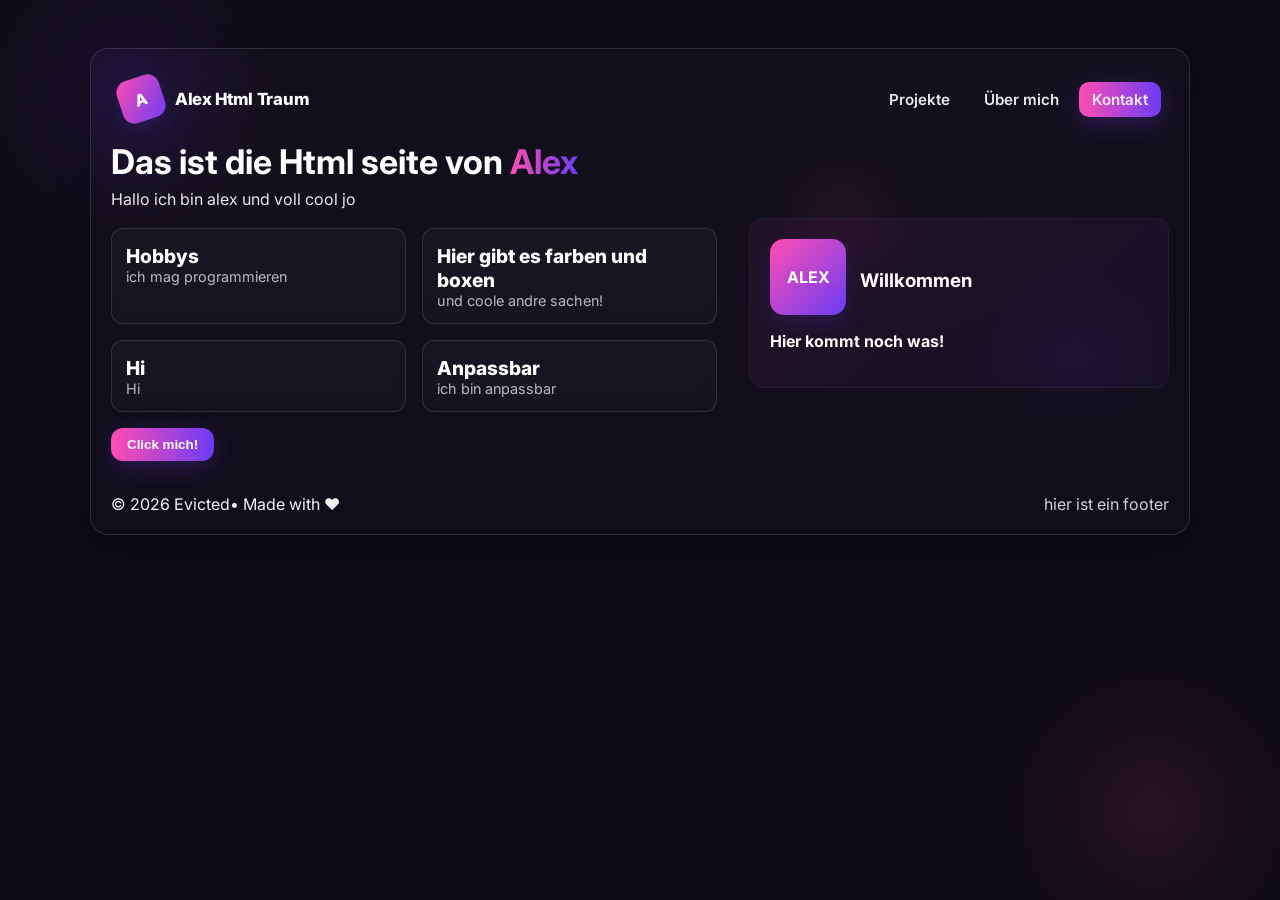
<file: test.html>
<!doctype html>
<html lang="en">
<head>
  <meta charset="utf-8">
  <meta name="viewport" content="width=device-width, initial-scale=1">
  <title>Alex Html</title>
  <link rel="stylesheet" href="styles.css">
  <link rel="preconnect" href="https://fonts.gstatic.com" crossorigin>
  <link href="https://fonts.googleapis.com/css2?family=Inter:wght@300;400;600;800&display=swap" rel="stylesheet">
</head>
<body>
  <div class="container">
    <nav>
      <div class="logo">
        <div class="mark">A</div>
        <span>Alex Html Traum</span>
      </div>
      <div class="nav-links">
        <a href="#pricing">Projekte</a>
        <a href="#about">Über mich</a>
        <a href="#contact" class="btn-solid">Kontakt</a>
      </div>
    </nav>

    <main class="hero">
      <section class="hero-left">
        <h1>Das ist die Html seite von <span style="background:linear-gradient(90deg,var(--pink),var(--purple));-webkit-background-clip:text;background-clip:text;color:transparent;">Alex</span></h1>
        <p>Hallo ich bin alex und voll cool jo</p>

        <div class="cards">
          <div class="card">
            <div class="kpi">Hobbys</div>
            <div class="muted">ich mag programmieren </div>
          </div>
          <div class="card">
            <div class="kpi">Hier gibt es farben und boxen</div>
            <div class="muted">und coole andre sachen!</div>
          </div>
          <div class="card">
            <div class="kpi">Hi</div>
            <div class="muted">Hi</div>
          </div>
          <div class="card">
            <div class="kpi">Anpassbar</div>
            <div class="muted">ich bin anpassbar</div>
          </div>
        </div>

        <div style="margin-top:1rem;display:flex;gap:0.6rem;align-items:center">
          <button class="btn-solid">Click mich!</button>
        </div>
      </section>

      <aside class="panel glow">
        <div style="display:flex;gap:0.9rem;align-items:center">
          <div class="avatar">ALEX</div>
          <div>
            <h3>Willkommen</h3>
          </div>
        </div>

        <div style="margin-top:1rem">
          <strong>Hier kommt noch was!</strong>
          <ul></ul>
        </div>

      </aside>
    </main>

    <footer>
      <div>© <span id="year"></span> Evicted• Made with ♥</div>
      <div style="opacity:0.85">hier ist ein footer</div>
    </footer>
  </div>

  <script>
    const yearElem = document.getElementById('year');
    if (yearElem) {
      yearElem.textContent = new Date().getFullYear();
    }
    document.querySelectorAll('a[href^="#"]').forEach(a=>{
      if (a.getAttribute('href') === '#') return;
      a.addEventListener('click', e=>{
        e.preventDefault();
        if (!id) {
          window.scrollTo({top:0, behavior:'smooth'});
          return;
        }
        const el = document.getElementById(id);
        if(el) el.scrollIntoView({behavior:'smooth', block:'start'});
      })
    })
  </script>
</body>
</html>
</file>
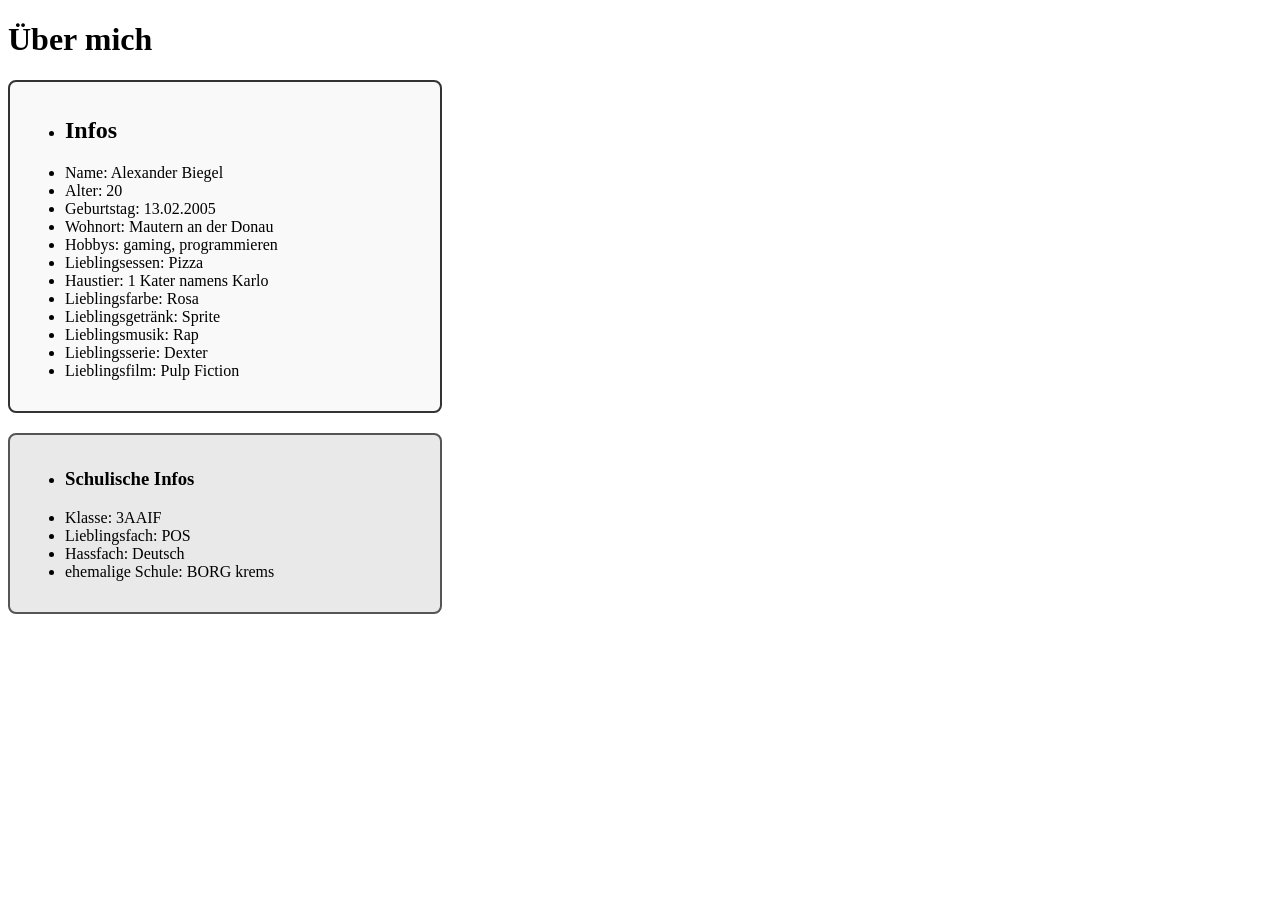
<file: ubermich.html>
<!DOCTYPE html>
<html lang="en">
<head>
<meta charset="UTF-8">
<meta name="viewport" content="width=device-width, initial-scale=1.0">  
<title>Über mich</title>
<link rel="stylesheet" href="./stylesheet.css">
</head>
<body>
    <h1>Über mich</h1>
    <div class ="Infos">
    <ul>
        <li><h2>Infos</h2></li>
        <li>Name: Alexander Biegel</li>
        <li>Alter: 20</li>
        <li>Geburtstag: 13.02.2005</li>
        <li>Wohnort: Mautern an der Donau</li>
        <li>Hobbys: gaming, programmieren</li>
        <li>Lieblingsessen: Pizza</li>
        <li>Haustier: 1 Kater namens Karlo</li>
        <li>Lieblingsfarbe: Rosa</li>
        <li>Lieblingsgetränk: Sprite</li>
        <li>Lieblingsmusik: Rap</li>    
        <li>Lieblingsserie: Dexter</li>
        <li>Lieblingsfilm: Pulp Fiction</li>

    </ul>
    </div>
    <div class ="SchulischeInfos">
    <ul>
        <li><h3>Schulische Infos</h3></li>
        <li>Klasse: 3AAIF</li>
        <li>Lieblingsfach: POS</li>
        <li>Hassfach: Deutsch</li>
        <li>ehemalige Schule: BORG krems</li>
    </ul>
    </div>

</body>

</html>
</file>
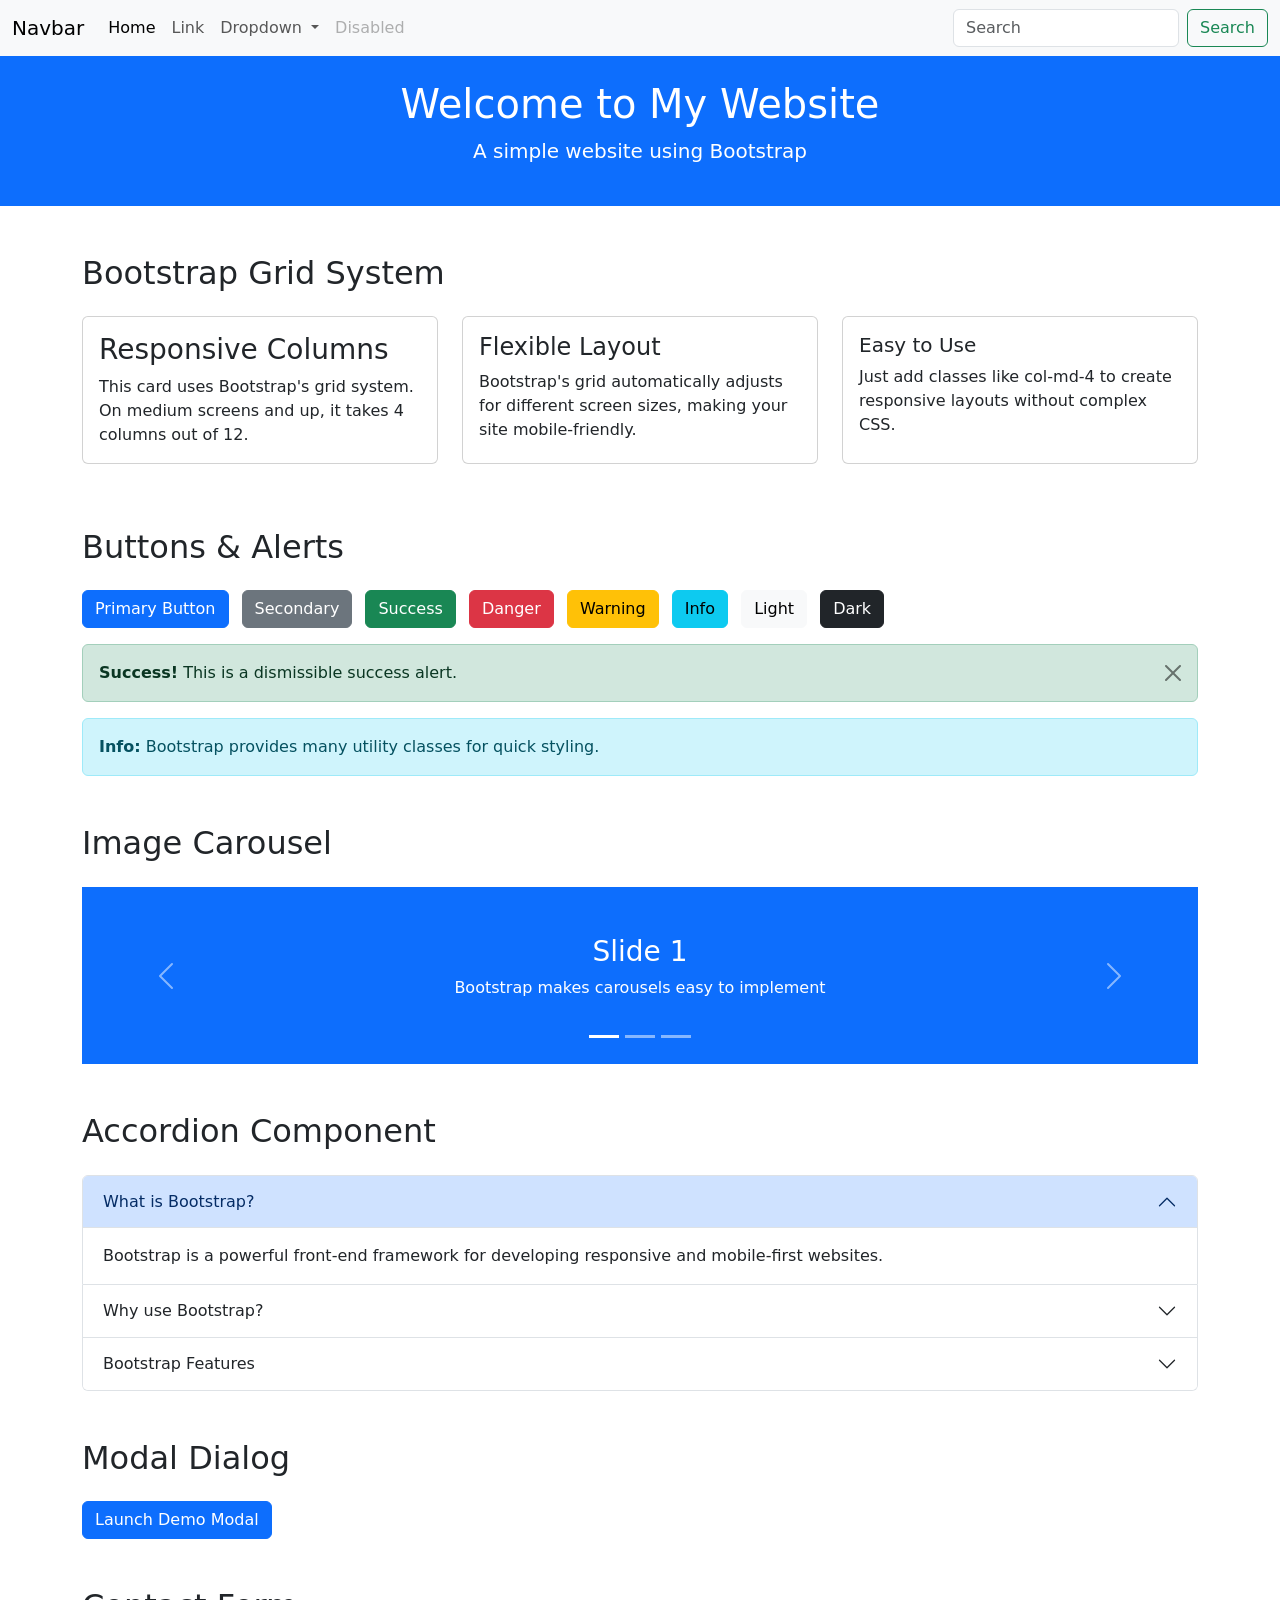
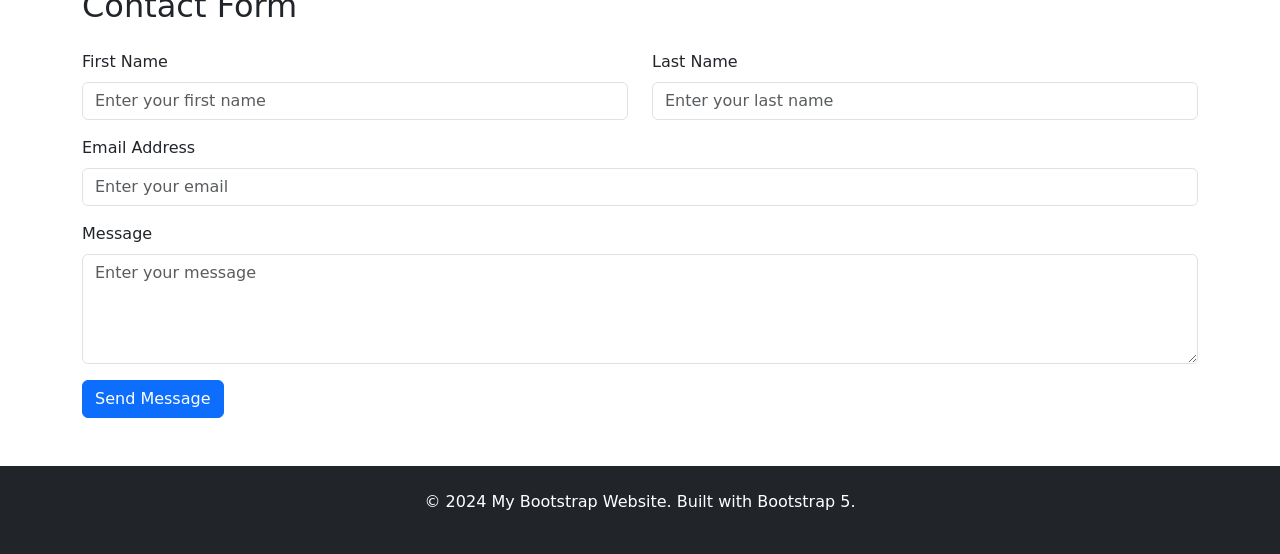
<file: bootstrap/test5.html>
<!DOCTYPE html>
<html lang="en">
<head>
    <link href="https://cdn.jsdelivr.net/npm/bootstrap@5.3.8/dist/css/bootstrap.min.css" rel="stylesheet" integrity="sha384-sRIl4kxILFvY47J16cr9ZwB07vP4J8+LH7qKQnuqkuIAvNWLzeN8tE5YBujZqJLB" crossorigin="anonymous">
    <meta charset="UTF-8">
    <meta name="viewport" content="width=device-width, initial-scale=1.0">
    <title>Test</title>
</head>
<body>
    <nav class="navbar navbar-expand-lg bg-body-tertiary">
  <div class="container-fluid">
    <a class="navbar-brand" href="#">Navbar</a>
    <button class="navbar-toggler" type="button" data-bs-toggle="collapse" data-bs-target="#navbarSupportedContent" aria-controls="navbarSupportedContent" aria-expanded="false" aria-label="Toggle navigation">
      <span class="navbar-toggler-icon"></span>
    </button>
    <div class="collapse navbar-collapse" id="navbarSupportedContent">
      <ul class="navbar-nav me-auto mb-2 mb-lg-0">
        <li class="nav-item">
          <a class="nav-link active" aria-current="page" href="#">Home</a>
        </li>
        <li class="nav-item">
          <a class="nav-link" href="#">Link</a>
        </li>
        <li class="nav-item dropdown">
          <a class="nav-link dropdown-toggle" href="#" role="button" data-bs-toggle="dropdown" aria-expanded="false">
            Dropdown
          </a>
          <ul class="dropdown-menu">
            <li><a class="dropdown-item" href="#">Action</a></li>
            <li><a class="dropdown-item" href="#">Another action</a></li>
            <li><hr class="dropdown-divider"></li>
            <li><a class="dropdown-item" href="#">Something else here</a></li>
          </ul>
        </li>
        <li class="nav-item">
          <a class="nav-link disabled" aria-disabled="true">Disabled</a>
        </li>
      </ul>
      <form class="d-flex" role="search">
        <input class="form-control me-2" type="search" placeholder="Search" aria-label="Search">
        <button class="btn btn-outline-success" type="submit">Search</button>
      </form>
    </div>
  </div>
</nav>
    <header class="bg-primary text-white text-center py-4">
        <h1>Welcome to My Website</h1>
        <p class="lead">A simple website using Bootstrap</p>
    </header>
    <main class="container my-5">
        <!-- Grid System Showcase -->
        <section class="mb-5">
            <h2 class="mb-4">Bootstrap Grid System</h2>
            <div class="row">
                <div class="col-md-4 mb-3">
                    <div class="card h-100">
                        <div class="card-body">
                            <h3 class="card-title">Responsive Columns</h3>
                            <p class="card-text">This card uses Bootstrap's grid system. On medium screens and up, it takes 4 columns out of 12.</p>
                        </div>
                    </div>
                </div>
                <div class="col-md-4 mb-3">
                    <div class="card h-100">
                        <div class="card-body">
                            <h4 class="card-title">Flexible Layout</h4>
                            <p class="card-text">Bootstrap's grid automatically adjusts for different screen sizes, making your site mobile-friendly.</p>
                        </div>
                    </div>
                </div>
                <div class="col-md-4 mb-3">
                    <div class="card h-100">
                        <div class="card-body">
                            <h5 class="card-title">Easy to Use</h5>
                            <p class="card-text">Just add classes like col-md-4 to create responsive layouts without complex CSS.</p>
                        </div>
                    </div>
                </div>
            </div>
        </section>

        <!-- Buttons and Alerts -->
        <section class="mb-5">
            <h2 class="mb-4">Buttons & Alerts</h2>
            <div class="mb-3">
                <button type="button" class="btn btn-primary me-2">Primary Button</button>
                <button type="button" class="btn btn-secondary me-2">Secondary</button>
                <button type="button" class="btn btn-success me-2">Success</button>
                <button type="button" class="btn btn-danger me-2">Danger</button>
                <button type="button" class="btn btn-warning me-2">Warning</button>
                <button type="button" class="btn btn-info me-2">Info</button>
                <button type="button" class="btn btn-light me-2">Light</button>
                <button type="button" class="btn btn-dark">Dark</button>
            </div>
            <div class="alert alert-success alert-dismissible fade show" role="alert">
                <strong>Success!</strong> This is a dismissible success alert.
                <button type="button" class="btn-close" data-bs-dismiss="alert" aria-label="Close"></button>
            </div>
            <div class="alert alert-info" role="alert">
                <strong>Info:</strong> Bootstrap provides many utility classes for quick styling.
            </div>
        </section>

        <!-- Carousel -->
        <section class="mb-5">
            <h2 class="mb-4">Image Carousel</h2>
            <div id="bootstrapCarousel" class="carousel slide" data-bs-ride="carousel">
                <div class="carousel-indicators">
                    <button type="button" data-bs-target="#bootstrapCarousel" data-bs-slide-to="0" class="active" aria-current="true" aria-label="Slide 1"></button>
                    <button type="button" data-bs-target="#bootstrapCarousel" data-bs-slide-to="1" aria-label="Slide 2"></button>
                    <button type="button" data-bs-target="#bootstrapCarousel" data-bs-slide-to="2" aria-label="Slide 3"></button>
                </div>
                <div class="carousel-inner">
                    <div class="carousel-item active">
                        <div class="d-block w-100 bg-primary text-white text-center py-5">
                            <h3>Slide 1</h3>
                            <p>Bootstrap makes carousels easy to implement</p>
                        </div>
                    </div>
                    <div class="carousel-item">
                        <div class="d-block w-100 bg-success text-white text-center py-5">
                            <h3>Slide 2</h3>
                            <p>Responsive and customizable</p>
                        </div>
                    </div>
                    <div class="carousel-item">
                        <div class="d-block w-100 bg-info text-white text-center py-5">
                            <h3>Slide 3</h3>
                            <p>Perfect for showcasing content</p>
                        </div>
                    </div>
                </div>
                <button class="carousel-control-prev" type="button" data-bs-target="#bootstrapCarousel" data-bs-slide="prev">
                    <span class="carousel-control-prev-icon" aria-hidden="true"></span>
                    <span class="visually-hidden">Previous</span>
                </button>
                <button class="carousel-control-next" type="button" data-bs-target="#bootstrapCarousel" data-bs-slide="next">
                    <span class="carousel-control-next-icon" aria-hidden="true"></span>
                    <span class="visually-hidden">Next</span>
                </button>
            </div>
        </section>

        <!-- Accordion -->
        <section class="mb-5">
            <h2 class="mb-4">Accordion Component</h2>
            <div class="accordion" id="bootstrapAccordion">
                <div class="accordion-item">
                    <h2 class="accordion-header">
                        <button class="accordion-button" type="button" data-bs-toggle="collapse" data-bs-target="#collapseOne" aria-expanded="true" aria-controls="collapseOne">
                            What is Bootstrap?
                        </button>
                    </h2>
                    <div id="collapseOne" class="accordion-collapse collapse show" data-bs-parent="#bootstrapAccordion">
                        <div class="accordion-body">
                            Bootstrap is a powerful front-end framework for developing responsive and mobile-first websites.
                        </div>
                    </div>
                </div>
                <div class="accordion-item">
                    <h2 class="accordion-header">
                        <button class="accordion-button collapsed" type="button" data-bs-toggle="collapse" data-bs-target="#collapseTwo" aria-expanded="false" aria-controls="collapseTwo">
                            Why use Bootstrap?
                        </button>
                    </h2>
                    <div id="collapseTwo" class="accordion-collapse collapse" data-bs-parent="#bootstrapAccordion">
                        <div class="accordion-body">
                            Bootstrap provides pre-built components, responsive grid system, and extensive documentation, saving development time.
                        </div>
                    </div>
                </div>
                <div class="accordion-item">
                    <h2 class="accordion-header">
                        <button class="accordion-button collapsed" type="button" data-bs-toggle="collapse" data-bs-target="#collapseThree" aria-expanded="false" aria-controls="collapseThree">
                            Bootstrap Features
                        </button>
                    </h2>
                    <div id="collapseThree" class="accordion-collapse collapse" data-bs-parent="#bootstrapAccordion">
                        <div class="accordion-body">
                            Includes components like navbars, modals, carousels, forms, buttons, and many utility classes for spacing, colors, and more.
                        </div>
                    </div>
                </div>
            </div>
        </section>

        <!-- Modal Trigger -->
        <section class="mb-5">
            <h2 class="mb-4">Modal Dialog</h2>
            <button type="button" class="btn btn-primary" data-bs-toggle="modal" data-bs-target="#exampleModal">
                Launch Demo Modal
            </button>
        </section>

        <!-- Contact Form -->
        <section class="mb-5">
            <h2 class="mb-4">Contact Form</h2>
            <form>
                <div class="row">
                    <div class="col-md-6 mb-3">
                        <label for="firstName" class="form-label">First Name</label>
                        <input type="text" class="form-control" id="firstName" placeholder="Enter your first name">
                    </div>
                    <div class="col-md-6 mb-3">
                        <label for="lastName" class="form-label">Last Name</label>
                        <input type="text" class="form-control" id="lastName" placeholder="Enter your last name">
                    </div>
                </div>
                <div class="mb-3">
                    <label for="email" class="form-label">Email Address</label>
                    <input type="email" class="form-control" id="email" placeholder="Enter your email">
                </div>
                <div class="mb-3">
                    <label for="message" class="form-label">Message</label>
                    <textarea class="form-control" id="message" rows="4" placeholder="Enter your message"></textarea>
                </div>
                <button type="submit" class="btn btn-primary">Send Message</button>
            </form>
        </section>
    </main>

    <footer class="bg-dark text-white text-center py-4 mt-5">
        <div class="container">
            <p>&copy; 2024 My Bootstrap Website. Built with Bootstrap 5.</p>
        </div>
    </footer>
</file>
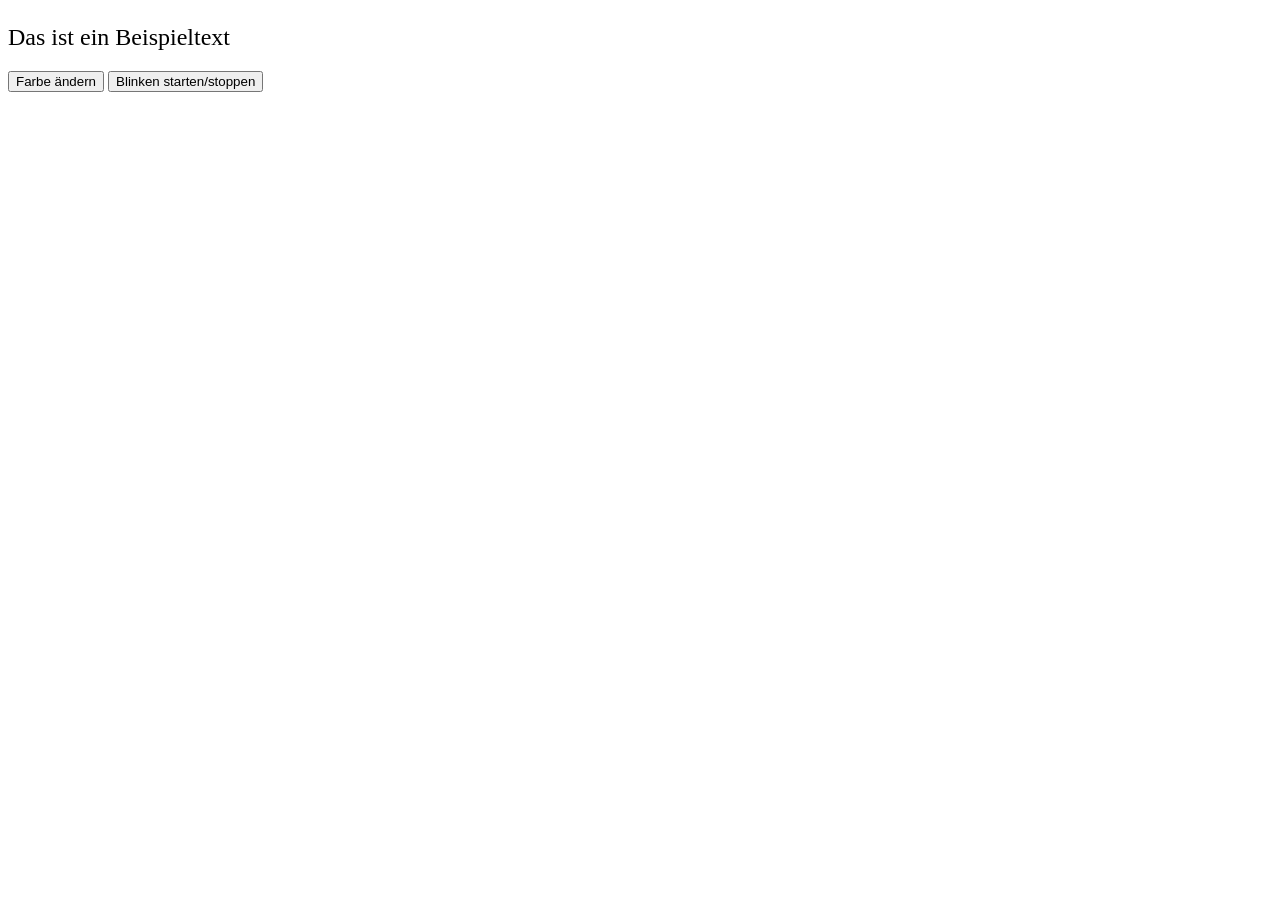
<file: HTML seiten und css/button.html>
<!DOCTYPE html>
<html lang="de">
<head>
<meta charset="UTF-8">
<title>Text Effekte</title>

<style>
  #text {
    font-size: 24px;
    margin-bottom: 20px;
  }

  .blink {
    animation: blinken 0.5s infinite;
  }

  @keyframes blinken {
    0% { opacity: 1; }
    50% { opacity: 0; }
    100% { opacity: 1; }
  }
</style>
</head>

<body>

<p id="text">Das ist ein Beispieltext</p>

<button onclick="farbeAendern()">Farbe ändern</button>
<button onclick="blinken()">Blinken starten/stoppen</button>

<script>
function farbeAendern() {
  const text = document.getElementById("text");
  
  // zufällige Farbe
  const farben = ["red", "blue", "green", "purple", "orange"];
  const zufall = farben[Math.floor(Math.random() * farben.length)];
  
  text.style.color = zufall;
}

function blinken() {
  const text = document.getElementById("text");
  text.classList.toggle("blink");
}
</script>

</body>
</html>
</file>
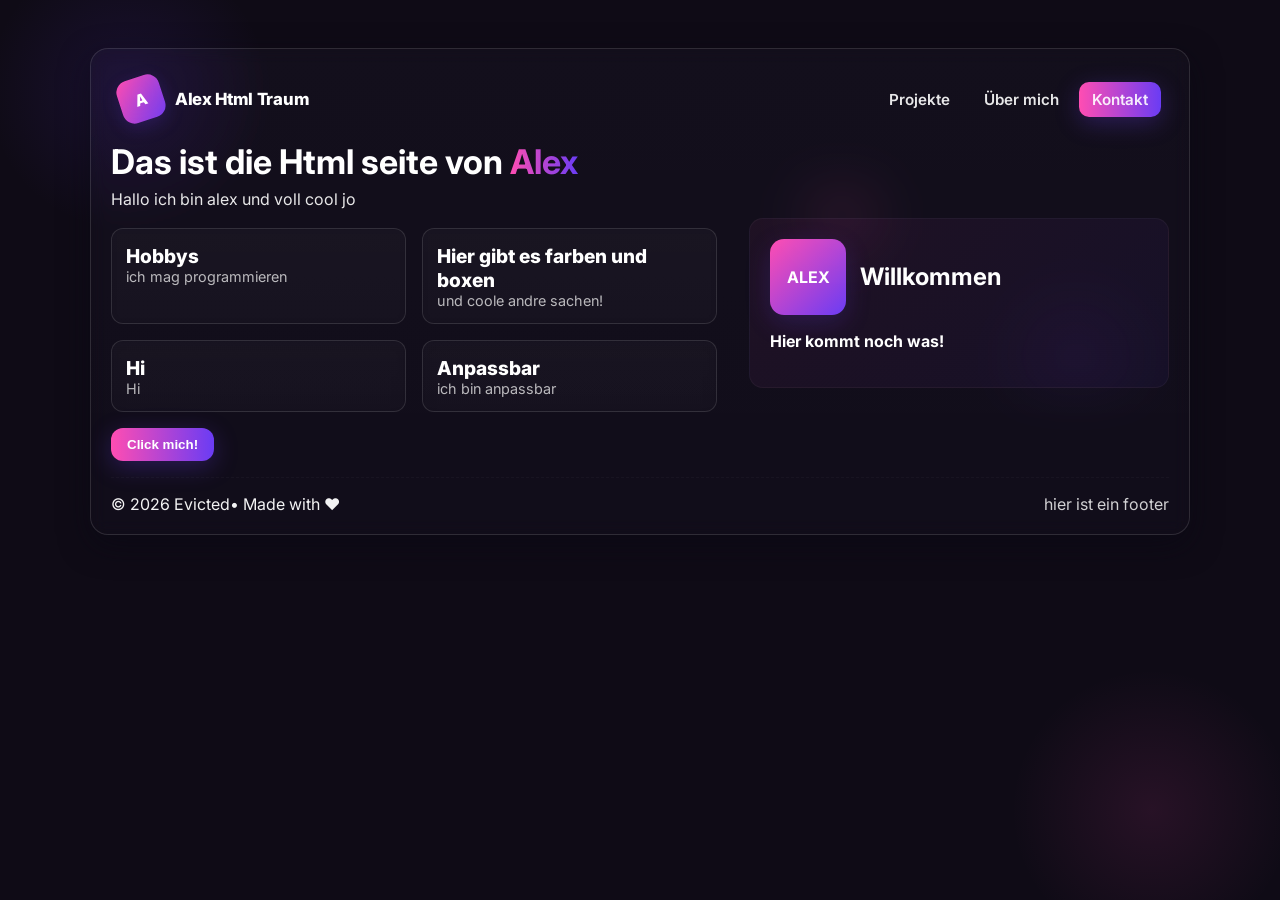
<file: HTML seiten und css/test.html>
<!DOCTYPE html>
<html lang="de">
<head>
  <meta charset="utf-8">
  <meta name="viewport" content="width=device-width, initial-scale=1">
  <title>Alex Html</title>
  <link rel="stylesheet" href="styles.css">
  <link rel="preconnect" href="https://fonts.gstatic.com" crossorigin>
  <link href="https://fonts.googleapis.com/css2?family=Inter:wght@300;400;600;800&display=swap" rel="stylesheet">
</head>
<body>
  <div class="container">
    <header>
      <nav>
        <div class="logo">
          <div class="mark">A</div>
          <span>Alex Html Traum</span>
        </div>
        <div class="nav-links">
          <a href="https://github.com/evictedI">Projekte</a>
          <a href="ubermich.html">Über mich</a>
          <a href="#contact" class="btn-solid">Kontakt</a>
        </div>
      </nav>
    </header>

    <main class="hero">
      <section class="hero-left">
        <h1>Das ist die Html seite von <span style="background:linear-gradient(90deg,var(--pink),var(--purple));-webkit-background-clip:text;background-clip:text;color:transparent;">Alex</span></h1>
        <p>Hallo ich bin alex und voll cool jo</p>

        <div class="cards">
          <div class="card">
            <div class="kpi">Hobbys</div>
            <div class="muted">ich mag programmieren </div>
          </div>
          <div class="card">
            <div class="kpi">Hier gibt es farben und boxen</div>
            <div class="muted">und coole andre sachen!</div>
          </div>
          <div class="card">
            <div class="kpi">Hi</div>
            <div class="muted">Hi</div>
          </div>
          <div class="card">
            <div class="kpi">Anpassbar</div>
            <div class="muted">ich bin anpassbar</div>
          </div>
        </div>

        <div style="margin-top:1rem;display:flex;gap:0.6rem;align-items:center">
          <button class="btn-solid">Click mich!</button>
        </div>
      </section>

      <aside class="panel glow">
        <div style="display:flex;gap:0.9rem;align-items:center">
          <div class="avatar">ALEX</div>
          <div>
          <h2>Willkommen</h2>
          </div>
        </div>

        <div style="margin-top:1rem">
          <strong>Hier kommt noch was!</strong>
          <ul></ul>
        </div>

      </aside>
    </main>

    <footer>
      <div>© <span id="year"></span> Evicted• Made with ♥</div>
      <div style="opacity:0.85">hier ist ein footer</div>
    </footer>
  </div>

  <script>
    const yearElem = document.getElementById('year');
    if (yearElem) {
      yearElem.textContent = new Date().getFullYear();
    }
    document.querySelectorAll('a[href^="#"]').forEach(a => {
      const href = a.getAttribute('href');
      if (href === '#') return;
      a.addEventListener('click', e => {
        e.preventDefault();
        const id = href.substring(1);
        if (!id) {
          window.scrollTo({top: 0, behavior: 'smooth'});
          return;
        }
        const el = document.getElementById(id);
        if (el) el.scrollIntoView({behavior: 'smooth', block: 'start'});
      });
    });
  </script>
</body>
</html>
</file>
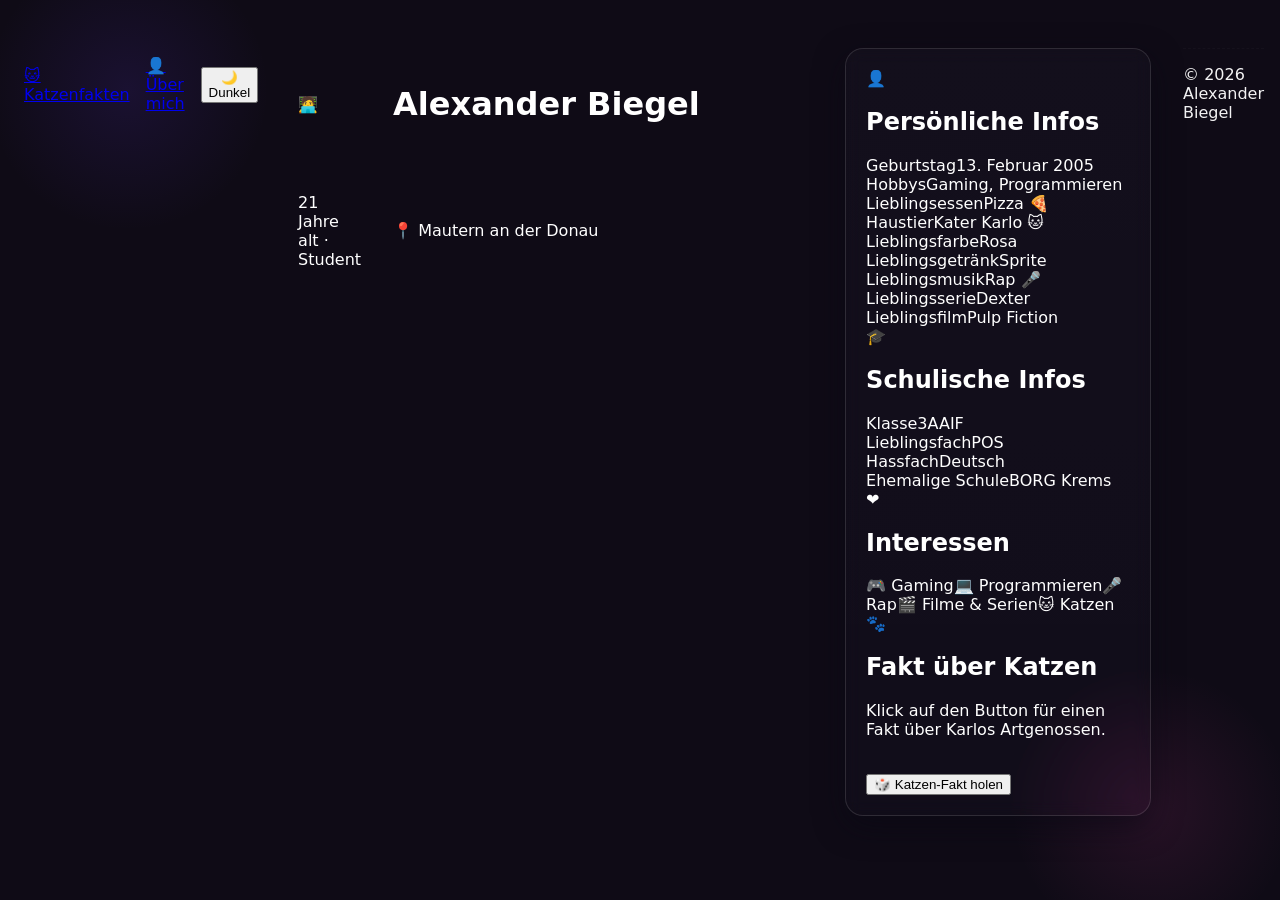
<file: HTML seiten und css/ubermich(1).html>
<!doctype html>
<html lang="de">
    <head>
        <meta charset="UTF-8" />
        <meta name="viewport" content="width=device-width, initial-scale=1.0" />
        <title>Über mich – Alexander Biegel</title>
        <link rel="stylesheet" href="styles.css" />
    </head>
    <body>
        <!-- Navigation: verlinkt beide Seiten + Dark-Mode-Schalter -->
        <nav class="nav">
            <a href="index.html">🐱 Katzenfakten</a>
            <a href="ubermich.html" class="aktiv">👤 Über mich</a>
            <button id="theme-toggle" class="theme-btn">🌙 Dunkel</button>
        </nav>

        <header class="hero">
            <div class="profil-bild">🧑‍💻</div>
            <h1>Alexander <span class="akzent">Biegel</span></h1>
            <p class="untertitel" id="untertitel">Student</p>
            <p class="location">📍 Mautern an der Donau</p>
        </header>

        <main class="container">
            <div class="info-grid">
                <!-- Persönliche Infos -->
                <div class="info-card">
                    <div class="card-header">
                        <span class="icon">👤</span>
                        <h2>Persönliche Infos</h2>
                    </div>
                    <div class="info-item">
                        <span class="label">Geburtstag</span
                        ><span class="value">13. Februar 2005</span>
                    </div>
                    <div class="info-item">
                        <span class="label">Hobbys</span
                        ><span class="value">Gaming, Programmieren</span>
                    </div>
                    <div class="info-item">
                        <span class="label">Lieblingsessen</span
                        ><span class="value">Pizza 🍕</span>
                    </div>
                    <div class="info-item">
                        <span class="label">Haustier</span
                        ><span class="value">Kater Karlo 🐱</span>
                    </div>
                    <div class="info-item">
                        <span class="label">Lieblingsfarbe</span
                        ><span class="value">Rosa</span>
                    </div>
                    <div class="info-item">
                        <span class="label">Lieblingsgetränk</span
                        ><span class="value">Sprite</span>
                    </div>
                    <div class="info-item">
                        <span class="label">Lieblingsmusik</span
                        ><span class="value">Rap 🎤</span>
                    </div>
                    <div class="info-item">
                        <span class="label">Lieblingsserie</span
                        ><span class="value">Dexter</span>
                    </div>
                    <div class="info-item">
                        <span class="label">Lieblingsfilm</span
                        ><span class="value">Pulp Fiction</span>
                    </div>
                </div>

                <!-- Schulische Infos -->
                <div class="info-card">
                    <div class="card-header">
                        <span class="icon">🎓</span>
                        <h2>Schulische Infos</h2>
                    </div>
                    <div class="info-item">
                        <span class="label">Klasse</span
                        ><span class="value">3AAIF</span>
                    </div>
                    <div class="info-item">
                        <span class="label">Lieblingsfach</span
                        ><span class="value">POS</span>
                    </div>
                    <div class="info-item">
                        <span class="label">Hassfach</span
                        ><span class="value">Deutsch</span>
                    </div>
                    <div class="info-item">
                        <span class="label">Ehemalige Schule</span
                        ><span class="value">BORG Krems</span>
                    </div>
                </div>
                <div class="info-card">
                    <div class="card-header">
                        <span class="icon">❤️</span>
                        <h2>Interessen</h2>
                    </div>
                    <div class="interest-tags" id="interest-tags">
                        <!-- per JS befüllt -->
                    </div>
                </div>
                <div class="info-card">
                    <div class="card-header">
                        <span class="icon">🐾</span>
                        <h2>Fakt über Katzen</h2>
                    </div>
                    <p id="karlo-fakt">
                        Klick auf den Button für einen Fakt über Karlos
                        Artgenossen.
                    </p>
                    <br />
                    <button id="karlo-btn" class="btn-primaer">
                        🎲 Katzen-Fakt holen
                    </button>
                </div>
            </div>
        </main>

        <footer>&copy; 2026 Alexander Biegel</footer>

        <script src="ubermich.js"></script>
    </body>
</html>
</file>
<file: styles.css>
:root{
      --pink:#ff4db2;
      --purple:#6a3cf4;
      --bg1: linear-gradient(135deg,var(--pink),var(--purple));
      --glass-bg: rgba(255,255,255,0.06);
      --glass-border: rgba(255,255,255,0.12);
      --accent: rgba(255,255,255,0.14);
      --max-width: 1100px;
      color-scheme: light;
    }
    *{box-sizing:border-box}
    html,body{height:100%}
    body{
      margin:0;
      font-family: 'Inter', system-ui, -apple-system, Segoe UI, Roboto, 'Helvetica Neue', Arial;
      background: radial-gradient(circle at 10% 10%, rgba(106,60,244,0.12), transparent 10%),
                  radial-gradient(circle at 90% 90%, rgba(255,77,178,0.10), transparent 10%),
                  #0f0b16;
      -webkit-font-smoothing:antialiased;
      -moz-osx-font-smoothing:grayscale;
      color: #fff;
      padding:3rem 1rem;
      display:flex;
      align-items:flex-start;
      justify-content:center;
      gap:2rem;
    }

    .container{
      width:100%;
      max-width:var(--max-width);
      background: linear-gradient(180deg, rgba(255,255,255,0.02), rgba(255,255,255,0.01));
      border: 1px solid var(--glass-border);
      border-radius:18px;
      padding:1.25rem;
      box-shadow: 0 10px 30px rgba(10,8,20,0.6);
      backdrop-filter: blur(8px) saturate(120%);
      overflow:hidden;
    }

    /* NAV */
    nav{
      display:flex;
      align-items:center;
      justify-content:space-between;
      gap:1rem;
      padding:0.5rem 0.5rem;
    }
    .logo{
      display:flex;align-items:center;gap:0.75rem;font-weight:800;letter-spacing:-0.02em;
    }
    .logo .mark{
      width:44px;height:44px;border-radius:12px;display:inline-grid;place-items:center;
      background: var(--bg1);
      box-shadow: 0 6px 18px rgba(106,60,244,0.18), inset 0 -6px 18px rgba(255,77,178,0.08);
      transform: rotate(-18deg);
      font-weight:800;color:#fff;
    }
    .logo span{font-size:1.05rem}

    .nav-links{display:flex;gap:0.5rem;align-items:center}
    .nav-links a{
      text-decoration:none;padding:0.5rem 0.8rem;border-radius:10px;font-weight:600;color:rgba(255,255,255,0.9);
      transition:all .25s ease; font-size:0.95rem;
    }
    .nav-links a:hover{transform:translateY(-4px);box-shadow:0 10px 20px rgba(106,60,244,0.12)}
    .btn-solid{
      background: linear-gradient(90deg,var(--pink),var(--purple));
      padding:0.55rem 1rem;border-radius:12px;color:#fff;font-weight:700;border:none;cursor:pointer;
      box-shadow: 0 6px 24px rgba(106,60,244,0.28);
    }
    .hero{
      display:grid;grid-template-columns:1fr 420px;gap:2rem;align-items:center;padding:1rem 0;
    }
    .hero-left h1{font-size:2.125rem;margin:0 0 0.6rem;line-height:1.02}
    .hero-left p{margin:0 0 1.2rem;opacity:0.9}

    .cards{
      display:grid;grid-template-columns:repeat(2,1fr);gap:1rem;margin-top:1rem;
    }
    .card{
      background: linear-gradient(180deg, rgba(255,255,255,0.02), rgba(255,255,255,0.01));
      border:1px solid var(--glass-border);padding:0.9rem;border-radius:12px;
      backdrop-filter: blur(6px);
      transition:transform .25s ease, box-shadow .25s ease;cursor:default;
    }
    .card:hover{transform:translateY(-6px);box-shadow:0 18px 40px rgba(106,60,244,0.12)}
    .kpi{font-weight:800;font-size:1.2rem}
    .muted{opacity:0.7;font-size:0.9rem}

    .panel{
      padding:1.25rem;border-radius:14px;background:linear-gradient(135deg, rgba(255,77,178,0.06), rgba(106,60,244,0.06));
      border:1px solid rgba(255,255,255,0.04);
    }
    .avatar{
      width:76px;height:76px;border-radius:14px;background:var(--bg1);display:inline-grid;place-items:center;font-weight:700;color:#fff;
      box-shadow:0 8px 26px rgba(106,60,244,0.2);
    }
    .panel h3{margin:0.5rem 0 0}
    .small{font-size:0.9rem;opacity:0.9}

    footer{display:flex;justify-content:space-between;align-items:center;padding-top:1rem;border-top:1px dashed rgba(255,255,255,0.03);opacity:0.95}


    @media (max-width:900px){
      .hero{grid-template-columns:1fr;}
      .nav-links{display:none}
      nav{gap:0.5rem}
    }
    @media (max-width:420px){
      body{padding:1.5rem 0.75rem}
      .container{padding:0.8rem;border-radius:14px}
      .logo span{display:none}
    }

    .glow{
      position:relative;
    }
    .glow::after{
      content:'';position:absolute;left:-20% ;top:-30%;width:140%;height:140%;background:radial-gradient(circle at 30% 20%, rgba(255,77,178,0.08), transparent 15%), radial-gradient(circle at 70% 80%, rgba(106,60,244,0.06), transparent 20%);
      pointer-events:none;filter:blur(18px);mix-blend-mode:screen;z-index:0
    }
</file>
<file: stylesheet.css>
.body {
    font-family: Arial, sans-serif;
    background-color: #f0f0f0;
    margin: 20px;
}
.div {
    width: 300px;
    border: 15px solid green;
    padding: 50px;
    margin: 20px;
  }
  .Infos {
    border: 2px solid #333;
    background-color: #f9f9f9;
    padding: 15px;
    margin-bottom: 20px;
    border-radius: 8px;
    max-width: 400px;
}
.SchulischeInfos {
    border: 2px solid #555;
    background-color: #e9e9e9;
    padding: 15px;
    margin-bottom: 20px;
    border-radius: 8px;
    max-width: 400px;
}
.h2, .h3 {
    margin-top: 0;
}
</file>
<file: HTML seiten und css/styles.css>
:root{
      --pink:#ff4db2;
      --purple:#6a3cf4;
      --bg1: linear-gradient(135deg,var(--pink),var(--purple));
      --glass-bg: rgba(255,255,255,0.06);
      --glass-border: rgba(255,255,255,0.12);
      --accent: rgba(255,255,255,0.14);
      --max-width: 1100px;
      color-scheme: light;
    }
    *{box-sizing:border-box}
    html,body{height:100%}
    body{
      margin:0;
      font-family: 'Inter', system-ui, -apple-system, Segoe UI, Roboto, 'Helvetica Neue', Arial;
      background: radial-gradient(circle at 10% 10%, rgba(106,60,244,0.12), transparent 10%),
                  radial-gradient(circle at 90% 90%, rgba(255,77,178,0.10), transparent 10%),
                  #0f0b16;
      -webkit-font-smoothing:antialiased;
      -moz-osx-font-smoothing:grayscale;
      color: #fff;
      padding:3rem 1rem;
      display:flex;
      align-items:flex-start;
      justify-content:center;
      gap:2rem;
    }

    .container{
      width:100%;
      max-width:var(--max-width);
      background: linear-gradient(180deg, rgba(255,255,255,0.02), rgba(255,255,255,0.01));
      border: 1px solid var(--glass-border);
      border-radius:18px;
      padding:1.25rem;
      box-shadow: 0 10px 30px rgba(10,8,20,0.6);
      backdrop-filter: blur(8px) saturate(120%);
      overflow:hidden;
    }

    /* NAV */
    nav{
      display:flex;
      align-items:center;
      justify-content:space-between;
      gap:1rem;
      padding:0.5rem 0.5rem;
    }
    .logo{
      display:flex;align-items:center;gap:0.75rem;font-weight:800;letter-spacing:-0.02em;
    }
    .logo .mark{
      width:44px;height:44px;border-radius:12px;display:inline-grid;place-items:center;
      background: var(--bg1);
      box-shadow: 0 6px 18px rgba(106,60,244,0.18), inset 0 -6px 18px rgba(255,77,178,0.08);
      transform: rotate(-18deg);
      font-weight:800;color:#fff;
    }
    .logo span{font-size:1.05rem}

    .nav-links{display:flex;gap:0.5rem;align-items:center}
    .nav-links a{
      text-decoration:none;padding:0.5rem 0.8rem;border-radius:10px;font-weight:600;color:rgba(255,255,255,0.9);
      transition:all .25s ease; font-size:0.95rem;
    }
    .nav-links a:hover{transform:translateY(-4px);box-shadow:0 10px 20px rgba(106,60,244,0.12)}
    .btn-solid{
      background: linear-gradient(90deg,var(--pink),var(--purple));
      padding:0.55rem 1rem;border-radius:12px;color:#fff;font-weight:700;border:none;cursor:pointer;
      box-shadow: 0 6px 24px rgba(106,60,244,0.28);
    }
    .hero{
      display:grid;grid-template-columns:1fr 420px;gap:2rem;align-items:center;padding:1rem 0;
    }
    .hero-left h1{font-size:2.125rem;margin:0 0 0.6rem;line-height:1.02}
    .hero-left p{margin:0 0 1.2rem;opacity:0.9}

    .cards{
      display:grid;grid-template-columns:repeat(2,1fr);gap:1rem;margin-top:1rem;
    }
    .card{
      background: linear-gradient(180deg, rgba(255,255,255,0.02), rgba(255,255,255,0.01));
      border:1px solid var(--glass-border);padding:0.9rem;border-radius:12px;
      backdrop-filter: blur(6px);
      transition:transform .25s ease, box-shadow .25s ease;cursor:default;
    }
    .card:hover{transform:translateY(-6px);box-shadow:0 18px 40px rgba(106,60,244,0.12)}
    .kpi{font-weight:800;font-size:1.2rem}
    .muted{opacity:0.7;font-size:0.9rem}

    .panel{
      padding:1.25rem;border-radius:14px;background:linear-gradient(135deg, rgba(255,77,178,0.06), rgba(106,60,244,0.06));
      border:1px solid rgba(255,255,255,0.04);
    }
    .avatar{
      width:76px;height:76px;border-radius:14px;background:var(--bg1);display:inline-grid;place-items:center;font-weight:700;color:#fff;
      box-shadow:0 8px 26px rgba(106,60,244,0.2);
    }
    .panel h3{margin:0.5rem 0 0}
    .small{font-size:0.9rem;opacity:0.9}

    footer{display:flex;justify-content:space-between;align-items:center;padding-top:1rem;border-top:1px dashed rgba(255,255,255,0.03);opacity:0.95}


    @media (max-width:900px){
      .hero{grid-template-columns:1fr;}
      .nav-links{display:none}
      nav{gap:0.5rem}
    }
    @media (max-width:420px){
      body{padding:1.5rem 0.75rem}
      .container{padding:0.8rem;border-radius:14px}
      .logo span{display:none}
    }

    .glow{
      position:relative;
    }
    .glow::after{
      content:'';position:absolute;left:-20% ;top:-30%;width:140%;height:140%;background:radial-gradient(circle at 30% 20%, rgba(255,77,178,0.08), transparent 15%), radial-gradient(circle at 70% 80%, rgba(106,60,244,0.06), transparent 20%);
      pointer-events:none;filter:blur(18px);mix-blend-mode:screen;z-index:0
    }
</file>
